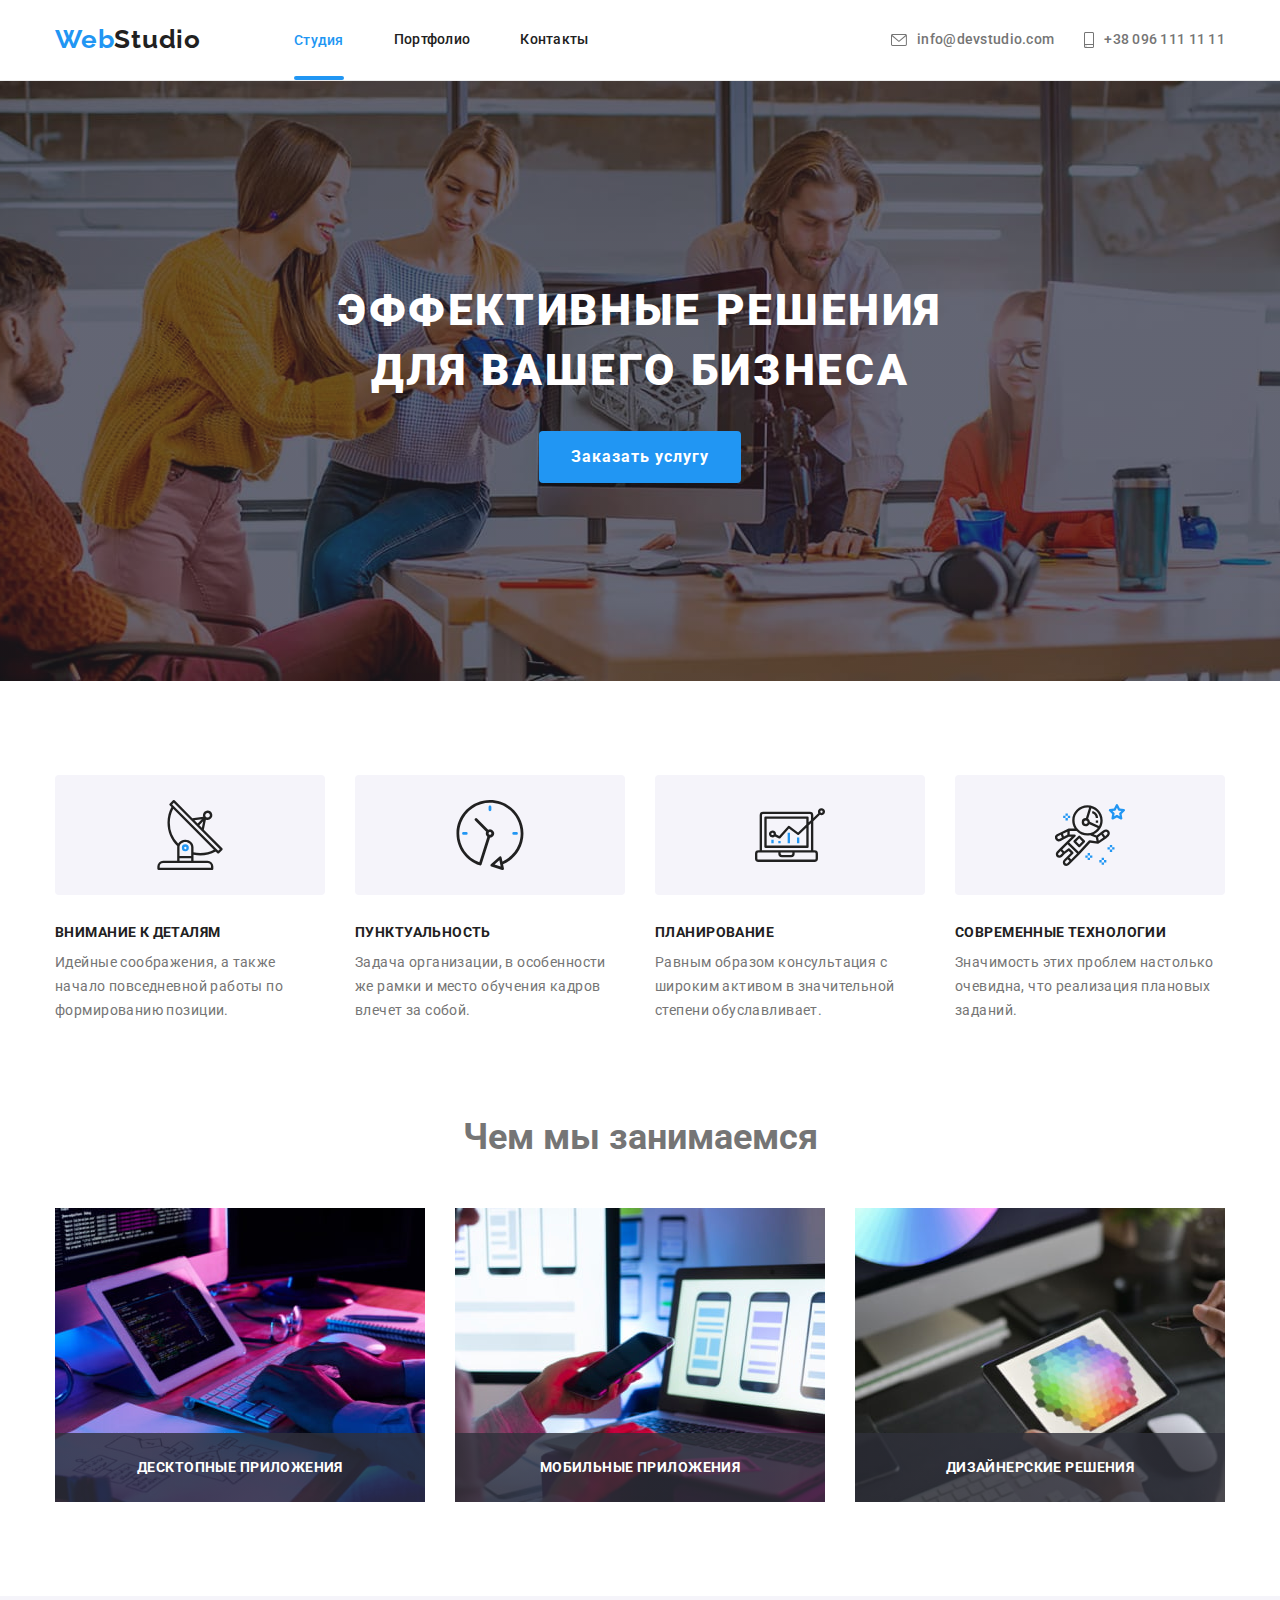
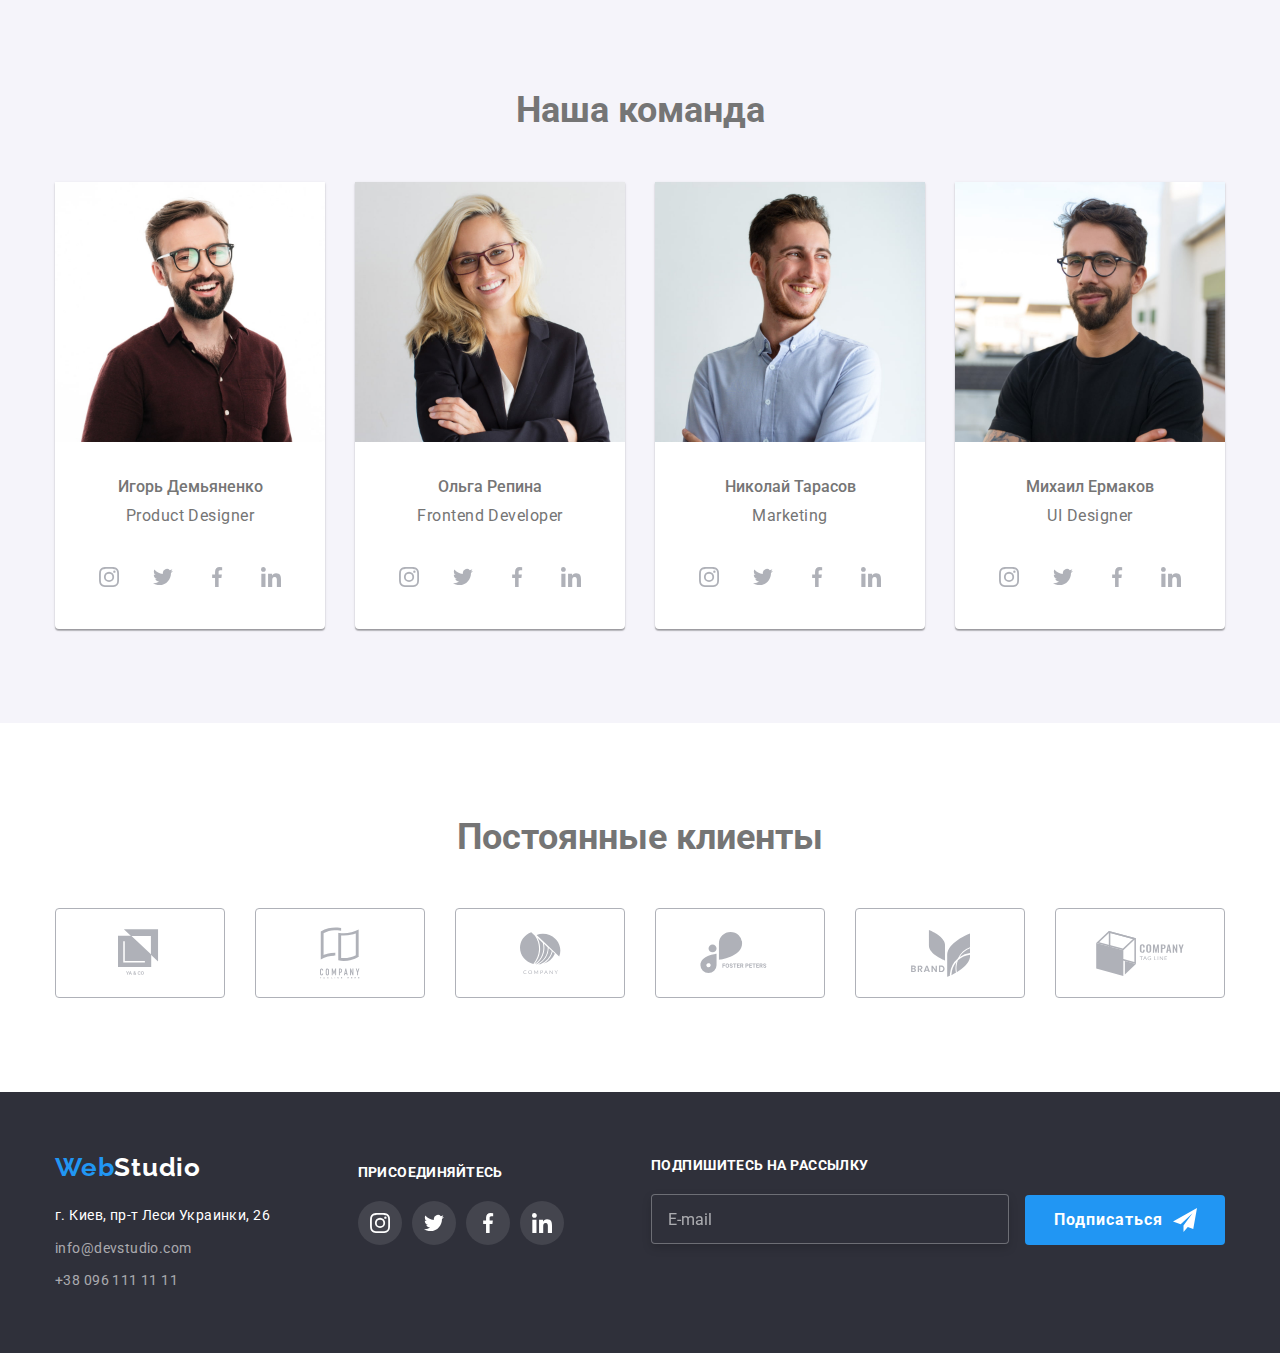
<file: index.html>
<!DOCTYPE html>
<html lang="ru">
<head>
    <meta charset="UTF-8">
    <meta name="viewport" content="width=device-width, initial-scale=1.0">
    <title>Главная</title>
    <link rel="preconnect" href="https://fonts.gstatic.com">
    <link href="https://fonts.googleapis.com/css2?family=Raleway:wght@700&family=Roboto:wght@400;500;700;900&display=swap"
        rel="stylesheet">
    <!-- <link rel="preconnect" href="https://fonts.gstatic.com">
    <link href="https://fonts.googleapis.com/css2?family=Raleway:wght@700&family=Roboto:ital,wght@0,400;0,500;0,700;1,900&display=swap" rel="stylesheet">
    <link rel="stylesheet" href="./css/modern-normalize.css"> -->
    <link rel="stylesheet" href="./css/main.min.css">
</head>
<body>
<header class="main-head">
    <div class="container container--main-head">
        <nav class="main-head__nav">
            <a class="logo" href="./index.html" lang="en"> <span class="logo__accent">Web</span>Studio</a>
            <ul class="site-menu">
                <li class="site-menu__item"><a class="site-menu__link--active " href="./index.html">Студия</a></li>
                <li class="site-menu__item"><a class="site-menu__link" href="./portfolio.html">Портфолио</a></li>
                <li class="site-menu__item"><a class="site-menu__link" href="">Контакты</a></li>
            </ul>
        </nav>
    
        <ul class="head-contacts">
            <li class="head-contacts__item"><a class="head-contacts__link" href="mailto:info@devstudio.com">
                    <svg class="head-contacts__svg" width="16px" height="12px">
                        <use href="./images/symbol-defs.svg#envelope"></use>
                    </svg>
                    info@devstudio.com</a></li>
            <li class="head-contacts__item"><a class="head-contacts__link" href="tel:+380961111111">
                    <svg class="head-contacts__svg" width="10px" height="16px">
                        <use href="./images/symbol-defs.svg#smartphone"></use>
                    </svg>
                    +38 096 111 11 11</a></li>
        </ul>
    </div>
</header>
    <main>
        <!-- Секция герой -->
        <section class="hero">
           <div class="container">
                <h1 class="hero__head">Эффективные решения <br>
                    для вашего бизнеса</h1>
                <button  class="hero__button" type="button" data-modal-open>Заказать услугу</button>
           </div>
        </section>
        <!-- Секция  наши особенности -->
        <section class="features">
           <div class="container">
                <h2 class="visually-hidden">Особенности</h2>
                <ul class="features__set">
                    <li class="features__item">
                        <div class="feature__svg">
                            <svg width="70px" height="70px">
                                <use href="./images/symbol-defs.svg#antenna"></use>
                            </svg>
                        </div>
                        <h3 class="item-head item-head--feature">Внимание к деталям</h3>
                        <p class="feature__text">Идейные соображения, а также начало повседневной работы по формированию позиции.
                        </p>
                    </li>
                    <li class="features__item">
                        <div class="feature__svg">
                            <svg width="70px" height="70px">
                                <use href="./images/symbol-defs.svg#clock"></use>
                            </svg>
                        </div>
                        <h3 class="item-head item-head--feature">Пунктуальность</h3>
                        <p class="feature__text">Задача организации, в особенности же рамки и место обучения кадров влечет за собой.
                        </p>
                    </li>
                    <li class="features__item">
                        <div class="feature__svg">
                            <svg width="70px" height="70px">
                                <use href="./images/symbol-defs.svg#diagram"></use>
                            </svg>
                        </div>
                        <h3 class="item-head item-head--feature">Планирование</h3>
                        <p class="feature__text">Равным образом консультация с широким активом в значительной степени обуславливает.
                        </p>
                    </li>
                    <li class="features__item">
                        <div class="feature__svg">
                            <svg width="70px" height="70px">
                                <use href="./images/symbol-defs.svg#astronaut"></use>
                            </svg>
                        </div>
                        <h3 class="item-head item-head--feature">Современные технологии</h3>
                        <p class="feature__text">Значимость этих проблем настолько очевидна, что реализация плановых заданий.</p>
                    </li>
                </ul>
           </div>
        </section>
        <!-- Секция Чем мы занимаемся -->
        <section>
            <div class="container container--directions">
                <h2 class="item-head item-head--directions">Чем мы занимаемся</h2>
                <ul class="directions">
                    <li class="directions__item">
                        <img class="directions__img" src="./images/layout.jpg" alt="Верстка сайтов" width="370">
                        <p class="directions__text">Десктопные приложения</p>
                    </li>
                    <li class="directions__item">
                        <img class="directions__img" src="./images/mobile.jpg" alt="Разработка мобильных приложений" width="370">
                        <p class="directions__text">Мобильные приложения</p>
                    </li>
                    <li class="directions__item">
                        <img class="directions__img" src="./images/design.jpg" alt="Дизайн" width="370">
                        <p class="directions__text">Дизайнерские решения</p>
                    </li>
                </ul>
            </div>
        </section>
        <!-- Секция Наша команда -->
        <section class="container--team">
           <div class="container">
                <h2 class="item-head item-head--team">Наша команда</h2>
                <ul class="team">
                    <li class="team__item">
                        <img src="./images/igor.jpg" alt="Игорь Демьяненко" width="270">
                        <h3 class="item-head item-head--name">Игорь Демьяненко</h3>
                        <p class="team__position" lang="en">Product Designer</p>
                        <ul class="social">
                            <li class="social__item">
                                <a href="" class="social__link">
                                    <svg class="social__svg" width="20px" height="20px">
                                        <use href="./images/symbol-defs.svg#instagram"></use>
                                    </svg>
                                </a>
                            </li>
                            <li class="social__item">
                                <a href="" class="social__link">
                                    <svg class="social__svg" width="20px" height="20px">
                                        <use href="./images/symbol-defs.svg#twitter"></use>
                                    </svg>
                                </a>
                            </li>
                            <li class="social__item">
                                <a href="" class="social__link">
                                    <svg class="social__svg" width="20px" height="20px">
                                        <use href="./images/symbol-defs.svg#facebook"></use>
                                    </svg>
                                </a>
                            </li>
                            <li class="social__item">
                                <a href="" class="social__link">
                                    <svg class="social__svg" width="20px" height="20px">
                                        <use href="./images/symbol-defs.svg#linkedin"></use>
                                    </svg>
                                </a>
                            </li>
                        </ul>
                    </li>
                    <li class="team__item">
                        <img src="./images/olga.jpg" alt="Ольга Репина" width="270">
                        <h3 class="item-head item-head--name">Ольга Репина</h3>
                        <p class="team__position" lang="en">Frontend Developer</p>
                        <ul class="social">
                            <li class="social__item">
                                <a href="" class="social__link">
                                    <svg class="social__svg" width="20px" height="20px">
                                        <use href="./images/symbol-defs.svg#instagram"></use>
                                    </svg>
                                </a>
                            </li>
                            <li class="social__item">
                                <a href="" class="social__link">
                                    <svg class="social__svg" width="20px" height="20px">
                                        <use href="./images/symbol-defs.svg#twitter"></use>
                                    </svg>
                                </a>
                            </li>
                            <li class="social__item">
                                <a href="" class="social__link">
                                    <svg class="social__svg" width="20px" height="20px">
                                        <use href="./images/symbol-defs.svg#facebook"></use>
                                    </svg>
                                </a>
                            </li>
                            <li class="social__item">
                                <a href="" class="social__link">
                                    <svg class="social__svg" width="20px" height="20px">
                                        <use href="./images/symbol-defs.svg#linkedin"></use>
                                    </svg>
                                </a>
                            </li>
                        </ul>
                    </li>
                    <li class="team__item">
                        <img src="./images/nikolay.jpg" alt="Николай Тарасов" width="270">
                        <h3 class="item-head item-head--name">Николай Тарасов</h3>
                        <p class="team__position" lang="en">Marketing</p>
                        <ul class="social">
                            <li class="social__item">
                                <a href="" class="social__link">
                                    <svg class="social__svg" width="20px" height="20px">
                                        <use href="./images/symbol-defs.svg#instagram"></use>
                                    </svg>
                                </a>
                            </li>
                            <li class="social__item">
                                <a href="" class="social__link">
                                    <svg class="social__svg" width="20px" height="20px">
                                        <use href="./images/symbol-defs.svg#twitter"></use>
                                    </svg>
                                </a>
                            </li>
                            <li class="social__item">
                                <a href="" class="social__link">
                                    <svg class="social__svg" width="20px" height="20px">
                                        <use href="./images/symbol-defs.svg#facebook"></use>
                                    </svg>
                                </a>
                            </li>
                            <li class="social__item">
                                <a href="" class="social__link">
                                    <svg class="social__svg" width="20px" height="20px">
                                        <use href="./images/symbol-defs.svg#linkedin"></use>
                                    </svg>
                                </a>
                            </li>
                        </ul>
                    </li>
                    <li class="team__item">
                        <img src="./images/michael.jpg" alt="Михаил Ермаков" width="270">
                        <h3 class="item-head item-head--name">Михаил Ермаков</h3>
                        <p class="team__position" lang="en">UI Designer</p>
                        <ul class="social">
                            <li class="social__item">
                                <a href="" class="social__link">
                                    <svg class="social__svg" width="20px" height="20px">
                                        <use href="./images/symbol-defs.svg#instagram"></use>
                                    </svg>
                                </a>
                            </li>
                            <li class="social__item">
                                <a href="" class="social__link">
                                    <svg class="social__svg" width="20px" height="20px">
                                        <use href="./images/symbol-defs.svg#twitter"></use>
                                    </svg>
                                </a>
                            </li>
                            <li class="social__item">
                                <a href="" class="social__link">
                                    <svg class="social__svg" width="20px" height="20px">
                                        <use href="./images/symbol-defs.svg#facebook"></use>
                                    </svg>
                                </a>
                            </li>
                            <li class="social__item">
                                <a href="" class="social__link">
                                    <svg class="social__svg" width="20px" height="20px">
                                        <use href="./images/symbol-defs.svg#linkedin"></use>
                                    </svg>
                                </a>
                            </li>
                        </ul>
                    </li>
                </ul>
           </div>
        </section>
        <!-- Секция Постоянные клиенты -->
        <section>
           <div class="container container--clients">
                <h2 class="item-head item-head--clients">Постоянные клиенты</h2>
                <ul class="clients">
                    <li class="clients__item">
                        <a href="" class="clients__link">
                            <svg class="clients__svg " width="44.27px" height="49.23px">
                                <use href="./images/symbol-defs.svg#logoone"></use>
                            </svg>
                        </a>
                    </li>
                    <li class="clients__item">
                       <a href="" class="clients__link">
                            <svg class="clients__svg " width="40px" height="52px">
                                <use href="./images/symbol-defs.svg#logotwo"></use>
                            </svg>
                       </a>
                    </li>
                    <li class="clients__item">
                       <a href="" class="clients__link">
                            <svg class="clients__svg" width="41px" height="42.6px">
                                <use href="./images/symbol-defs.svg#logothree"></use>
                            </svg>
                       </a>
                    </li>
                    <li class="clients__item">
                       <a href="" class="clients__link">
                            <svg class="clients__svg" width="79.66px" height="42.02px">
                                <use href="./images/symbol-defs.svg#logofour"></use>
                            </svg>
                       </a>
                    </li>
                    <li class="clients__item">
                       <a href="" class="clients__link">
                            <svg class="clients__svg" width="59px" height="47px">
                                <use href="./images/symbol-defs.svg#logofive"></use>
                            </svg>
                       </a>
                    </li>
                    <li class="clients__item">
                        <a href="" class="clients__link">
                            <svg class="clients__svg" width="88.48px" height="45.44px">
                                <use href="./images/symbol-defs.svg#logosix"></use>
                            </svg>
                        </a>
                    </li>
                </ul>
           </div>


        </section>
    </main>

    <footer class="footer">
        <div class="container container--footer">
            <div>
                <a class="logo logo--footer" href="./index.html" lang="en"><span class="logo__accent">Web</span>Studio</a>
                <address class="adress">
                    <p class="adress__map">
                        г. Киев, пр-т Леси Украинки, 26
                    </p>
                    <ul class="adress__list">
                        <li class="adress__item"><a class="adress__link" href="mailto:info@devstudio.com"
                                target="_blank">info@devstudio.com</a></li>
                        <li class="adress__item"><a class="adress__link" href="tel:+380961111111" target="_blank">+38 096 111 11 11</a>
                        </li>
                    </ul>
                </address>
            </div>
            <div>
                <h2 class="footer__head">присоединяйтесь</h2>
                <ul class="footer__social">
                    <li class="footer__item">
                        <a href="" class="footer__link">
                            <svg class="footer__svg" width="20px" height="20px">
                                <use href="./images/symbol-defs.svg#instagram"></use>
                            </svg>
                        </a>
                    </li>
                    <li class="footer__item">
                        <a href="" class="footer__link">
                            <svg class="footer__svg" width="20px" height="20px">
                                <use href="./images/symbol-defs.svg#twitter"></use>
                            </svg>
                        </a>
                    </li>
                    <li class="footer__item">
                        <a href="" class="footer__link">
                            <svg class="footer__svg" width="20px" height="20px">
                                <use href="./images/symbol-defs.svg#facebook"></use>
                            </svg>
                        </a>
                    </li>
                    <li class="footer__item">
                        <a href="" class="footer__link">
                            <svg class="footer__svg" width="20px" height="20px">
                                <use href="./images/symbol-defs.svg#linkedin"></use>
                            </svg>
                        </a>
                    </li>
                </ul>
            </div>
            <div class="form">
                <form name="footer_form" autocomplete="on" novalidate>
                    <label class="form__label" for="email-footer">
                        Подпишитесь на рассылку   
                    </label>
                    <input class="form__input" type="email" name="email-footer" placeholder="E-mail" />
                
                    <button class="form__button" type="submit" ><span class="button-name">Подписаться</span>
                        <svg class="form__svg" width="24px" height="24px">
                            <use href="./images/symbol-defs.svg#send"></use>
                        </svg>
                    </button>
                </form>
            </div>
        </div>
    </footer>  
    
    <div class="backdrop backdrop--hidden " data-modal>
        <div class="modal">
            <button class="modal__close" type="button" data-modal-close>
                <svg class="modal__svg" width="11px" height="11px">
                    <use href="./images/symbol-defs.svg#vector"></use>
                </svg>
            </button>

            <h2 class="modal__head">Оставьте свои данные, мы вам перезвоним</h2>
            <form>
                
                <div class="modal-form">
                    <input class="modal-form__input" type="text" name="name" id="name">
                    <label class="modal-form__label" for="name"> Имя </label>
                    <svg class="modal-form__svg" width="18px" height="18px">
                        <use href="./images/symbol-defs.svg#person"></use>
                    </svg>
                </div>

                
               <div class="modal-form">
                    <input class="modal-form__input" type="tel" name="phone" id="phone">
                    <label class="modal-form__label" for="phone">Телефон</label>
                    <svg class="modal-form__svg" width="18px" height="18px">
                        <use href="./images/symbol-defs.svg#phone"></use>
                    </svg>
               </div>

                
                <div class="modal-form">
                    <input class="modal-form__input" type="email" name="email" id="mail">
                    <label class="modal-form__label" for="mail">Почта</label>
                    <svg class="modal-form__svg" width="18px" height="18px">
                        <use href="./images/symbol-defs.svg#email"></use>
                    </svg>
                </div>

                
                <div class="modal-form">
                    <textarea class="modal-form__textarea" name="comment" rows="5" placeholder="Введите текст" id="comment"></textarea>
                    <label class="modal-form__label" for="comment">Комментарий</label>
                </div>

                <div class="checkbox">
                    <label class="checkbox__label">
                        <input class="visually-hidden--input" type="checkbox" name="agreement" value="agreement" />
                        <div class="checkbox__check"></div>
                        Соглашаюсь с рассылкой и принимаю <a class="checkbox__agreement" href="#">Условия договора</a>
                    </label>
                </div>
                <button class="modal-form__submit " type="submit">Отправить</button>
            </form>
        </div>
    </div>
    <script src="./js/modal.js"></script>
</body>
</html>
</file>
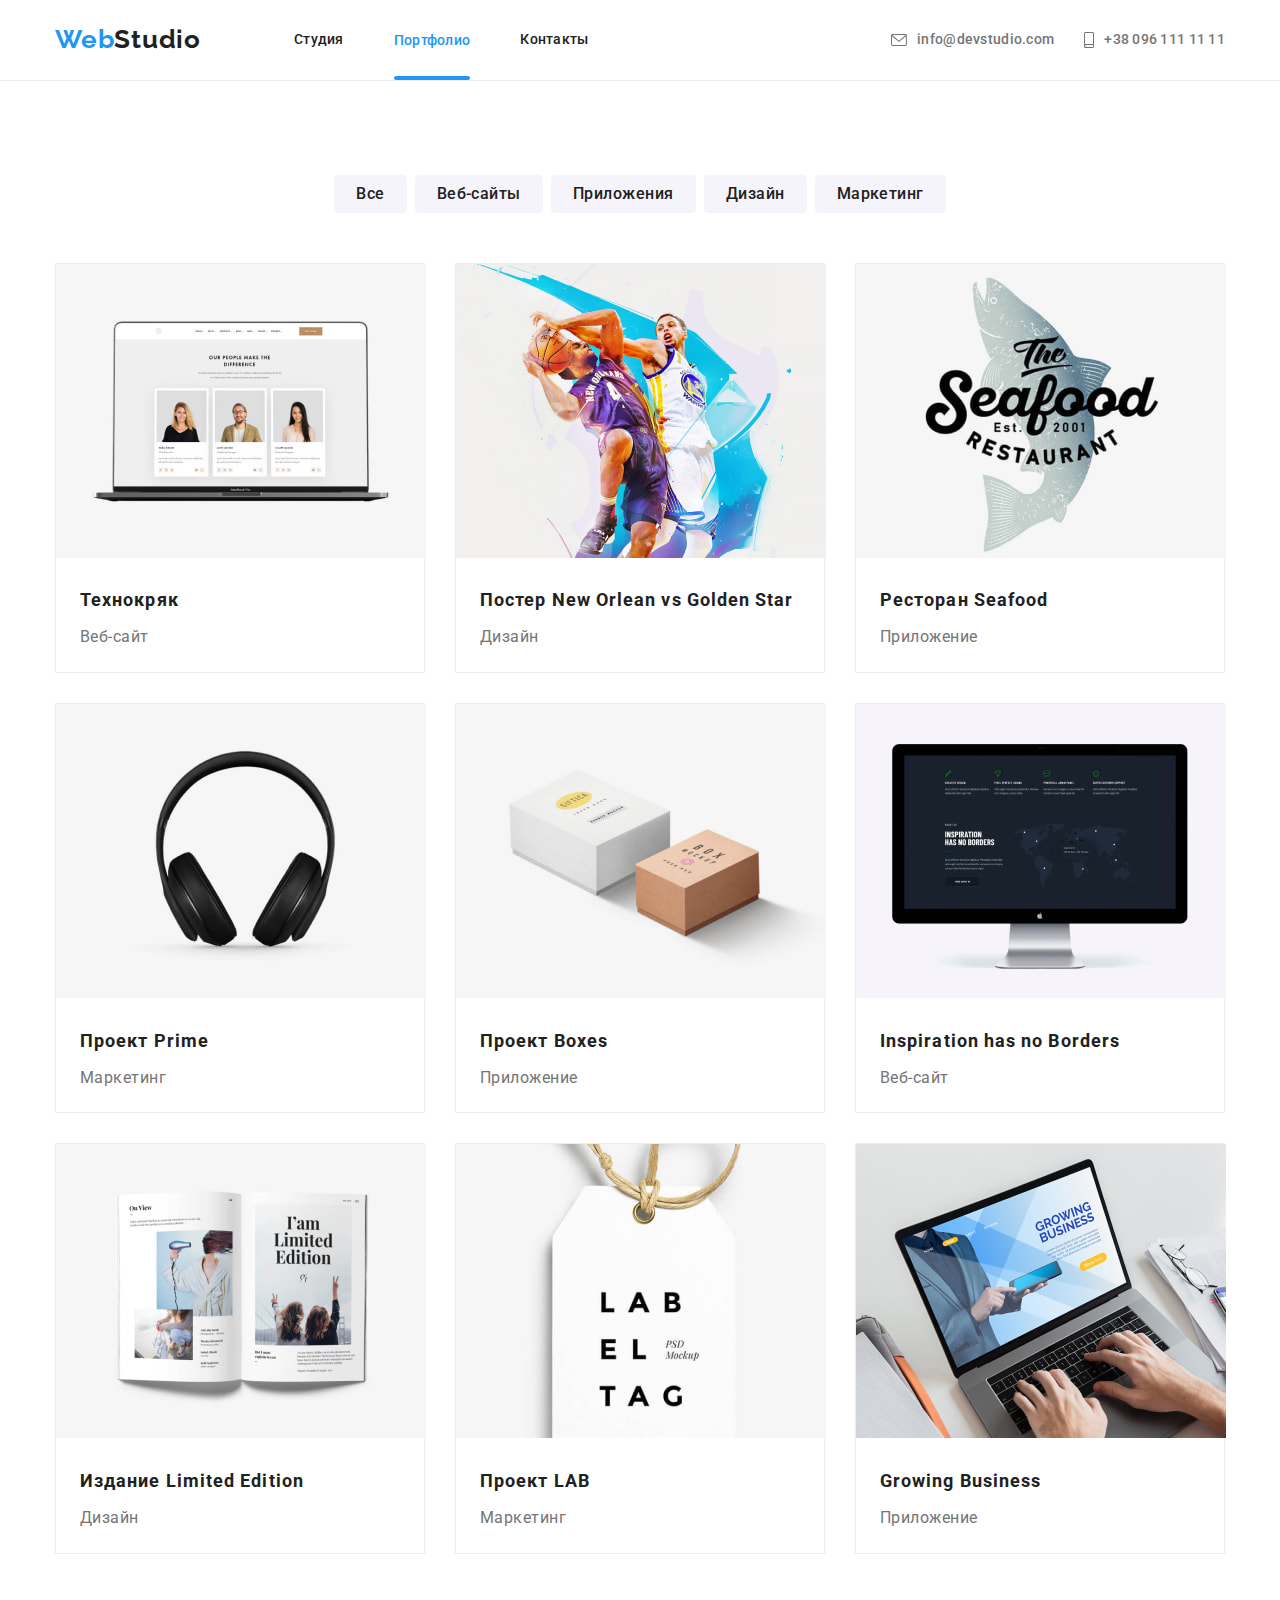
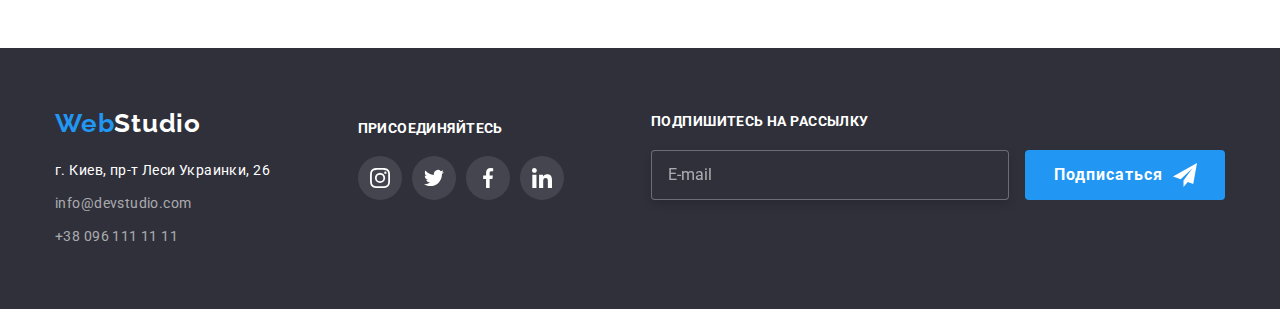
<file: portfolio.html>
<!DOCTYPE html>
<html lang="ru">
<head>
    <meta charset="UTF-8">
    <meta name="viewport" content="width=device-width, initial-scale=1.0">
    <title>Портфолио</title>
    <link rel="preconnect" href="https://fonts.gstatic.com">
    <link
        href="https://fonts.googleapis.com/css2?family=Raleway:wght@700&family=Roboto:ital,wght@0,400;0,500;0,700;1,900&display=swap"
        rel="stylesheet">
    <!-- <link rel="stylesheet" href="./css/modern-normalize.css"> -->
    <link rel="stylesheet" href="./css/main.min.css">
</head>
<body>
    <header class="main-head">
        <div class="container container--main-head">
            <nav class="main-head__nav">
                <a class="logo" href="./index.html" lang="en"> <span class="logo__accent">Web</span>Studio</a>
                <ul class="site-menu">
                    <li class="site-menu__item"><a class="site-menu__link " href="./index.html">Студия</a></li>
                    <li class="site-menu__item"><a class="site-menu__link--active" href="./portfolio.html">Портфолио</a></li>
                    <li class="site-menu__item"><a class="site-menu__link" href="">Контакты</a></li>
                </ul>
            </nav>
    
            <ul class="head-contacts">
                <li class="head-contacts__item"><a class="head-contacts__link" href="mailto:info@devstudio.com">
                        <svg class="head-contacts__svg" width="16px" height="12px">
                            <use href="./images/symbol-defs.svg#envelope"></use>
                        </svg>
                        info@devstudio.com</a></li>
                <li class="head-contacts__item"><a class="head-contacts__link" href="tel:+380961111111">
                        <svg class="head-contacts__svg" width="10px" height="16px">
                            <use href="./images/symbol-defs.svg#smartphone"></use>
                        </svg>
                        +38 096 111 11 11</a></li>
            </ul>
        </div>
    </header>

    <main>
        <!-- секция портфолио -->
        <section>
            <div class="container container--portfolio">
                <h1 class="visually-hidden">Примеры работ</h1>
                <ul class="filter">
                    <li class="filter__item"><button class="filter__button" type="button">Все</button></li>
                    <li class="filter__item"><button class="filter__button" type="button">Веб-сайты</button></li>
                    <li class="filter__item"><button class="filter__button" type="button">Приложения</button></li>
                    <li class="filter__item"><button class="filter__button" type="button">Дизайн</button></li>
                    <li class="filter__item"><button class="filter__button" type="button">Маркетинг</button></li>
            
                </ul>
                <ul class="example">
                    <li class="example__item">
                        <a href="" class="example__link">
                            <div class="example__box">
                                <img src="./images/technocryk.jpg" alt="Технокряк" width="370">
                                <div class="example__overlay">
                                    <p class="example__text">Технокряк это современная площадка распространения коронавируса. Компании используют эту платформу для цифрового
                                    шпионажа и атак на защищённые сервера конкурентов.</p>
                                </div>
                            </div>
                            <div class="example__name">
                                <h2 class="example__head">Технокряк</h2>
                                <p class="example__type">Веб-сайт</p>
                            </div>
                        </a>
                    </li>

                    <li class="example__item">
                        <a href="" class="example__link">
                            <div class="example__box">
                                <img src="./images/poster-no-vs-gs.jpg" alt="Постер New Orlean vs Golden Star" width="370">
                                <div class="example__overlay">
                                    <p class="example__text">Технокряк это современная площадка распространения коронавируса. Компании используют эту
                                        платформу для цифрового
                                        шпионажа и атак на защищённые сервера конкурентов.</p>
                                </div>
                            </div>
                            <div class="example__name">
                                <h2 class="example__head">Постер New Orlean vs Golden Star</h2>
                                <p class="example__type">Дизайн</p>
                            </div>
                        </a>
                    </li>

                    <li class="example__item">
                        <a href="" class="example__link">
                            <div class="example__box">
                                <img src="./images/seafood.jpg" alt="Ресторан Seafood" width="370">
                                <div class="example__overlay">
                                    <p class="example__text">Технокряк это современная площадка распространения коронавируса. Компании используют эту
                                        платформу для цифрового
                                        шпионажа и атак на защищённые сервера конкурентов.</p>
                                </div>
                            </div>
                            <div class="example__name">
                                <h2 class="example__head">Ресторан Seafood</h2>
                                <p class="example__type">Приложение</p>
                            </div>
                        </a>
                    </li>
                
                    <li class="example__item">
                        <a href="" class="example__link">
                            <div class="example__box">
                                <img src="./images/prime.jpg" alt="Проект Prime" width="370">
                                <div class="example__overlay">
                                    <p class="example__text">Технокряк это современная площадка распространения коронавируса. Компании используют эту
                                        платформу для цифрового
                                        шпионажа и атак на защищённые сервера конкурентов.</p>
                                </div>
                            </div>
                            <div class="example__name">
                                <h2 class="example__head">Проект Prime</h2>
                                <p class="example__type">Маркетинг</p>
                            </div>
                        </a>
                    </li>

                    <li class="example__item">
                        <a href="" class="example__link">
                            <div class="example__box">
                                <img src="./images/boxes.jpg" alt="Проект Boxes" width="370">
                                <div class="example__overlay">
                                    <p class="example__text">Технокряк это современная площадка распространения коронавируса. Компании используют эту
                                        платформу для цифрового
                                        шпионажа и атак на защищённые сервера конкурентов.</p>
                                </div>
                            </div>
                            <div class="example__name">
                                <h2 class="example__head">Проект Boxes</h2>
                                <p class="example__type">Приложение</p>
                            </div>
                        </a>
                    </li>

                    <li class="example__item">
                        <a href="" class="example__link">
                            <div class="example__box">
                                <img src="./images/inspiration-has-no-borders.jpg" alt="Inspiration has no Borders" width="370">
                                <div class="example__overlay">
                                    <p class="example__text">Технокряк это современная площадка распространения коронавируса. Компании используют эту
                                        платформу для цифрового
                                        шпионажа и атак на защищённые сервера конкурентов.</p>
                                </div>
                            </div>
                            <div class="example__name">
                                <h2 class="example__head">Inspiration has no Borders</h2>
                                <p class="example__type">Веб-сайт</p>
                            </div>
                        </a>
                    </li>
                
                    <li class="example__item">
                        <a href="" class="example__link">
                            <div class="example__box">
                                <img src="./images/limited-edition.jpg" alt="Издание Limited Edition" width="370">
                                <div class="example__overlay">
                                    <p class="example__text">Технокряк это современная площадка распространения коронавируса. Компании используют эту
                                        платформу для цифрового
                                        шпионажа и атак на защищённые сервера конкурентов.</p>
                                </div>
                            </div>
                            <div class="example__name">
                                <h2 class="example__head">Издание Limited Edition</h2>
                                <p class="example__type">Дизайн</p>
                            </div>
                        </a>
                    </li>
                
                    <li class="example__item">
                        <a href="" class="example__link">
                            <div class="example__box">
                                <img src="./images/lab.jpg" alt="Проект LAB" width="370">
                                <div class="example__overlay">
                                    <p class="example__text">Технокряк это современная площадка распространения коронавируса. Компании используют эту
                                        платформу для цифрового
                                        шпионажа и атак на защищённые сервера конкурентов.</p>
                                </div>
                            </div>
                            <div class="example__name">
                                <h2 class="example__head">Проект LAB</h2>
                                <p class="example__type">Маркетинг</p>
                            </div>
                        </a>
                    </li>
                
                    <li class="example__item">
                        <a href="" class="example__link">
                            <div class="example__box">
                                <img src="./images/growing-business.jpg" alt="Growing Business" width="370">
                                <div class="example__overlay">
                                    <p class="example__text">Технокряк это современная площадка распространения коронавируса. Компании используют эту
                                        платформу для цифрового
                                        шпионажа и атак на защищённые сервера конкурентов.</p>
                                </div>
                            </div>
                            <div class="example__name">
                                <h2 class="example__head">Growing Business</h2>
                                <p class="example__type">Приложение</p>
                            </div>
                        </a>
                    </li>
                </ul>
            </div>
        </section>
    </main>

<footer class="footer">
    <div class="container container--footer">
        <div>
            <a class="logo logo--footer" href="./index.html" lang="en"><span class="logo__accent">Web</span>Studio</a>
            <address class="adress">
                <p class="adress__map">
                    г. Киев, пр-т Леси Украинки, 26
                </p>
                <ul class="adress__list">
                    <li class="adress__item"><a class="adress__link" href="mailto:info@devstudio.com"
                            target="_blank">info@devstudio.com</a></li>
                    <li class="adress__item"><a class="adress__link" href="tel:+380961111111" target="_blank">+38 096
                            111 11 11</a>
                    </li>
                </ul>
            </address>
        </div>
        <div>
            <h2 class="footer__head">присоединяйтесь</h2>
            <ul class="footer__social">
                <li class="footer__item">
                    <a href="" class="footer__link">
                        <svg class="footer__svg" width="20px" height="20px">
                            <use href="./images/symbol-defs.svg#instagram"></use>
                        </svg>
                    </a>
                </li>
                <li class="footer__item">
                    <a href="" class="footer__link">
                        <svg class="footer__svg" width="20px" height="20px">
                            <use href="./images/symbol-defs.svg#twitter"></use>
                        </svg>
                    </a>
                </li>
                <li class="footer__item">
                    <a href="" class="footer__link">
                        <svg class="footer__svg" width="20px" height="20px">
                            <use href="./images/symbol-defs.svg#facebook"></use>
                        </svg>
                    </a>
                </li>
                <li class="footer__item">
                    <a href="" class="footer__link">
                        <svg class="footer__svg" width="20px" height="20px">
                            <use href="./images/symbol-defs.svg#linkedin"></use>
                        </svg>
                    </a>
                </li>
            </ul>
        </div>
        <div class="form">
            <form name="footer_form" autocomplete="on" novalidate>
                <label class="form__label" for="email-footer">
                    Подпишитесь на рассылку
                </label>
                <input class="form__input" type="email" name="email-footer" placeholder="E-mail" />

                <button class="form__button" type="submit"><span class="button-name">Подписаться</span>
                    <svg class="form__svg" width="24px" height="24px">
                        <use href="./images/symbol-defs.svg#send"></use>
                    </svg>
                </button>
            </form>
        </div>
    </div>
</footer>

</body>
</html>
</file>
<file: css/main.min.css>
/*! modern-normalize v1.0.0 | MIT License | https://github.com/sindresorhus/modern-normalize */ul{list-style:none}a{text-decoration:none}code,kbd,samp,pre{font-family:'Open Sans', sans-serif;font-size:1em}*,*::before,*::after{-webkit-box-sizing:border-box;box-sizing:border-box}:root{-moz-tab-size:4;-o-tab-size:4;tab-size:4}html{line-height:1.15;-webkit-text-size-adjust:100%}body{margin:0;padding:0}body{font-family:system-ui,-apple-system,"Segoe UI",Roboto,Helvetica,Arial,sans-serif,"Apple Color Emoji","Segoe UI Emoji"}hr{height:0;color:inherit}abbr[title]{-webkit-text-decoration:underline dotted;text-decoration:underline dotted}b,strong{font-weight:bolder}small{font-size:80%}sub,sup{font-size:75%;line-height:0;position:relative;vertical-align:baseline}sub{bottom:-0.25em}sup{top:-0.5em}table{text-indent:0;border-color:inherit}button,input,optgroup,select,textarea{font-family:inherit;font-size:100%;line-height:1.15;margin:0}address{font-style:normal}button,select{text-transform:none}button,[type='button'],[type='reset'],[type='submit']{-webkit-appearance:button}::-moz-focus-inner{border-style:none;padding:0}:-moz-focusring{outline:1px dotted ButtonText}:-moz-ui-invalid{box-shadow:none}legend{padding:0}progress{vertical-align:baseline}::-webkit-inner-spin-button,::-webkit-outer-spin-button{height:auto}[type='search']{-webkit-appearance:textfield;outline-offset:-2px}::-webkit-search-decoration{-webkit-appearance:none}::-webkit-file-upload-button{-webkit-appearance:button;font:inherit}summary{display:list-item}:root{--main-color: #757575;--accent-color: #2196f3;--header-color: #212121;--main-header: #ffffff;--adress-color: rgba(255, 255, 255, 0.6);--our-team-background: #f5f4fa;--hero-background: #2f303a;--border-color: #eeeeee;--line: #ececec;--svg-main-color: #afb1b8;--social: rgba(255, 255, 255, 0.1);--bg-directions: rgba(47, 48, 58, 0.8);--modal-bgc: rgba(0, 0, 0, 0.2);--overlay-bgc: rgba(33, 150, 243, 0.9);--timing-funtion: cubic-bezier(0.4, 0, 0.2, 1)}body{font-family:Roboto, sans-serif;color:var(--main-color)}.visually-hidden,.visually-hidden--input{position:absolute;width:1px;height:1px;margin:-1px;border:0;padding:0;white-space:nowrap;-webkit-clip-path:inset(100%);clip-path:inset(100%);clip:rect(0 0 0 0);overflow:hidden}.visually-hidden--input:checked+.checkbox__check{background-image:url(../images/check.svg)}h1{margin:0px}.container{margin-left:auto;margin-right:auto;width:1200px;padding-left:15px;padding-right:15px}.container--main-head{display:-webkit-box;display:-ms-flexbox;display:flex;-webkit-box-align:center;-ms-flex-align:center;align-items:center;-webkit-box-pack:justify;-ms-flex-pack:justify;justify-content:space-between}.container--directions{padding-top:94px;padding-bottom:94px}.container--team{background-color:var(--our-team-background);padding-top:94px;padding-bottom:94px}.container--clients{padding-top:94px;padding-bottom:94px}.container--portfolio{padding-top:94px;padding-bottom:94px}.container--footer{display:-webkit-box;display:-ms-flexbox;display:flex;-webkit-box-pack:justify;-ms-flex-pack:justify;justify-content:space-between}.logo{margin-right:93px;font-family:Raleway, sans-serif;font-weight:700;font-size:26px;line-height:1.2;letter-spacing:0.03em;color:var(--header-color)}.logo__accent{color:var(--accent-color)}.logo--footer{display:inline-block;color:var(--main-header);margin-right:0;margin-bottom:20px}.main-head{background-color:var(--main-header);border-bottom:1px solid var(--line)}.site-menu{display:-webkit-box;display:-ms-flexbox;display:flex;-webkit-box-align:center;-ms-flex-align:center;align-items:center;font-weight:500;font-size:14px;line-height:1.14;letter-spacing:0.02em;margin:0px;padding:0px}.site-menu__link{display:block;margin-top:32px;margin-bottom:32px;color:var(--header-color);-webkit-transition:color 250ms var(--timing-funtion);transition:color 250ms var(--timing-funtion)}.site-menu__link:hover,.site-menu__link:focus{color:var(--accent-color);outline:none}.site-menu__link--active{color:var(--accent-color);margin-top:32px;display:block}.site-menu__link--active::after{content:'';display:block;height:4px;background-color:var(--accent-color);margin-top:28px;margin-bottom:-1px;border-radius:2px}.head-contacts{display:-webkit-box;display:-ms-flexbox;display:flex;-webkit-box-align:center;-ms-flex-align:center;align-items:center;font-weight:500;font-size:14px;line-height:1.14;letter-spacing:0.02em;margin:0px;padding:0px}.head-contacts__link{color:var(--main-color);display:-webkit-box;display:-ms-flexbox;display:flex;-webkit-box-align:center;-ms-flex-align:center;align-items:center;-webkit-transition:color 250ms var(--timing-funtion);transition:color 250ms var(--timing-funtion)}.head-contacts__link:hover,.head-contacts__link:focus{color:var(--accent-color);outline:none}.main-head__nav{display:-webkit-box;display:-ms-flexbox;display:flex;-webkit-box-align:center;-ms-flex-align:center;align-items:center}.head-contacts__item:not(:last-child){margin-right:30px}.site-menu__item:not(:last-child){margin-right:50px}.head-contacts__svg{fill:currentColor;margin-right:10px}.backdrop{position:fixed;top:0;left:0;width:100%;height:100%;background-color:var(--modal-bgc);-webkit-transition:250ms var(--timing-funtion);transition:250ms var(--timing-funtion)}.backdrop--hidden{opacity:0;pointer-events:none}.modal{position:absolute;top:50%;left:50%;padding:40px;-webkit-transform:translate(-50%, -50%);transform:translate(-50%, -50%);min-width:528px;min-height:581px;background-color:var(--main-header);overflow:auto;z-index:50}.modal__close{position:absolute;top:8px;right:8px;height:30px;width:30px;display:-webkit-box;display:-ms-flexbox;display:flex;-webkit-box-align:center;-ms-flex-align:center;align-items:center;-webkit-box-pack:center;-ms-flex-pack:center;justify-content:center;background-color:#fff;border:1px solid rgba(0,0,0,0.1);border-radius:50%;cursor:pointer;-webkit-transition:color 250ms var(--timing-funtion);transition:color 250ms var(--timing-funtion)}.modal__close:hover,.modal__close:focus{color:var(--accent-color);outline:none}.modal__head{margin-top:0;margin-bottom:30px;font-weight:700;font-size:20px;line-height:1.15;text-align:center;letter-spacing:0.03em;color:var(--header-color)}.modal-form{position:relative;margin-bottom:28px}.modal-form__input{width:100%;padding:10px 42px;border:1px solid rgba(33,33,33,0.2);-webkit-box-sizing:border-box;box-sizing:border-box;border-radius:4px;-webkit-transition:border-color 250ms var(--timing-funtion);transition:border-color 250ms var(--timing-funtion)}.modal-form__input:focus{border-color:#2196f3;outline:none}.modal-form__input:focus ~ .modal-form__svg{fill:var(--accent-color)}.modal-form__svg{position:absolute;top:50%;left:12px;-webkit-transform:translateY(-50%);transform:translateY(-50%)}textarea{resize:none}.modal-form__textarea{width:100%;padding:12px 16px;margin-bottom:-8px;border:1px solid rgba(33,33,33,0.2);-webkit-box-sizing:border-box;box-sizing:border-box;border-radius:4px;-webkit-transition:border-color 250ms var(--timing-funtion);transition:border-color 250ms var(--timing-funtion)}.modal-form__textarea:focus{border-color:#2196f3;outline:none}.modal-form__textarea::-webkit-input-placeholder{color:rgba(117,117,117,0.5)}.modal-form__textarea:-ms-input-placeholder{color:rgba(117,117,117,0.5)}.modal-form__textarea::-ms-input-placeholder{color:rgba(117,117,117,0.5)}.modal-form__textarea::placeholder{color:rgba(117,117,117,0.5)}.modal-form__label{position:absolute;top:-4px;left:0;margin-right:0;font-weight:400;font-size:12px;line-height:1.17;letter-spacing:0.01em;color:var(--main-color);-webkit-transform:translateY(-100%);transform:translateY(-100%)}.checkbox{margin-bottom:30px;text-align:center;-webkit-box-align:center;-ms-flex-align:center;align-items:center}.checkbox__check{display:inline-block;width:16px;height:15px;margin-right:8.38px;background-image:url(../images/vect.svg)}.checkbox__label{font-weight:400;font-size:14px;line-height:1.71;letter-spacing:0.03em;color:var(--main-color)}.checkbox__agreement{color:var(--accent-color);text-decoration:underline}.modal-form__submit{margin-left:auto;margin-right:auto;display:-webkit-box;display:-ms-flexbox;display:flex;-webkit-box-align:center;-ms-flex-align:center;align-items:center;text-align:center;background-color:var(--accent-color);border:1px solid var(--accent-color);border-radius:4px;-webkit-box-shadow:0px 4px 4px rgba(0,0,0,0.15);box-shadow:0px 4px 4px rgba(0,0,0,0.15);padding:10px 55px;font-size:16px;line-height:1.86;font-weight:700px;letter-spacing:0.06em;color:var(--main-header);cursor:pointer;-webkit-transition:background-color 250ms var(--timing-funtion);transition:background-color 250ms var(--timing-funtion)}.modal-form__submit:hover,.modal-form__submit:focus{background-color:#188ce8}.modal__svg{fill:currentColor}.hero{background-color:var(--hero-background);text-align:center;min-height:600px;padding-top:200px;background-image:-webkit-gradient(linear, left top, right top, from(rgba(47,48,58,0.4)), to(rgba(47,48,58,0.4))),url(../images/Img.jpg);background-image:linear-gradient(to right, rgba(47,48,58,0.4), rgba(47,48,58,0.4)),url(../images/Img.jpg);background-repeat:no-repeat;background-size:cover;background-position:center;max-width:1600px;margin-left:auto;margin-right:auto}.hero__head{font-weight:900;font-size:44px;line-height:1.36;text-align:center;letter-spacing:0.06em;text-transform:uppercase;color:var(--main-header);margin-bottom:30px}.hero__button{margin:0;border:none;cursor:pointer;display:inline-block;padding:11px 32px;border-radius:4px;min-width:200px;background-color:var(--accent-color);font-weight:700;font-size:16px;line-height:1.87;text-align:center;letter-spacing:0.06em;color:var(--main-header)}.features{padding-top:94px}.features__set{display:-webkit-box;display:-ms-flexbox;display:flex;-ms-flex-wrap:wrap;flex-wrap:wrap;margin:0;padding:0}.features__item{width:calc((100% - 90px) / 4);margin-right:30px}.features__item:nth-child(4n){margin-right:0}.features__item .item-head{color:var(--header-color);font-weight:700;letter-spacing:0.03em}.features__item .item-head--feature{font-size:14px;line-height:1.14;text-transform:uppercase;margin:0;margin-bottom:10px}.feature__text{font-weight:400;font-size:14px;line-height:1.71;letter-spacing:0.03em;margin:0}.feature__svg{background-color:var(--our-team-background);display:-webkit-box;display:-ms-flexbox;display:flex;-webkit-box-align:center;-ms-flex-align:center;align-items:center;-webkit-box-pack:center;-ms-flex-pack:center;justify-content:center;padding:25px 100px;border-radius:4px;margin-bottom:30px}.directions{display:-webkit-box;display:-ms-flexbox;display:flex;-webkit-box-pack:justify;-ms-flex-pack:justify;justify-content:space-between;-ms-flex-wrap:wrap;flex-wrap:wrap;margin:0;padding:0}.directions__item{position:relative;display:-webkit-box;display:-ms-flexbox;display:flex;width:calc((1170px - 60px) / 3)}.directions__item:nth-last-child(3){margin-right:0}.directions__img{display:block}.directions__text{position:absolute;bottom:0;left:0;width:370px;display:-webkit-box;display:-ms-flexbox;display:flex;-webkit-box-align:center;-ms-flex-align:center;align-items:center;-webkit-box-pack:center;-ms-flex-pack:center;justify-content:center;margin:0;padding-top:27px;padding-bottom:27px;background-image:-webkit-gradient(linear, left top, right top, from(var(--bg-directions)), to(var(--bg-directions)));background-image:linear-gradient(to right, var(--bg-directions), var(--bg-directions));font-weight:700;font-size:14px;line-height:1.14;text-align:center;letter-spacing:0.03em;text-transform:uppercase;color:var(--main-header)}.item-head--directions{font-size:36px;line-height:1.16;text-align:center;margin:0;margin-bottom:50px}.item-head--team{font-size:36px;line-height:1.16;text-align:center;margin:0;margin-bottom:50px}.team{display:-webkit-box;display:-ms-flexbox;display:flex;-ms-flex-wrap:wrap;flex-wrap:wrap;margin:0;padding:0}.team__item{margin-right:30px;padding-bottom:30px;background-color:var(--main-header);-webkit-box-shadow:0px 1px 3px rgba(0,0,0,0.12),0px 1px 1px rgba(0,0,0,0.14),0px 2px 1px rgba(0,0,0,0.2);box-shadow:0px 1px 3px rgba(0,0,0,0.12),0px 1px 1px rgba(0,0,0,0.14),0px 2px 1px rgba(0,0,0,0.2);border-radius:0px 0px 4px 4px}.team__item:last-child{margin-right:0}.item-head--name{font-weight:500;font-size:16px;line-height:1.19;text-align:center;margin:0;margin-top:30px}.team__position{margin-top:10px;margin-bottom:30px;font-weight:400;font-size:16px;line-height:1.19;text-align:center;letter-spacing:0.03em}.social{margin:0;padding:0;margin-left:32px;margin-right:32px;display:-webkit-box;display:-ms-flexbox;display:flex;-webkit-box-pack:justify;-ms-flex-pack:justify;justify-content:space-between}.social__item{background-color:var(--main-header);color:var(--svg-main-color)}.social__link{padding:12px;width:44px;height:44px;color:currentColor;display:inline-block;border-radius:50%;-webkit-transition:color 250ms var(--timing-funtion),background-color 250ms var(--timing-funtion);transition:color 250ms var(--timing-funtion),background-color 250ms var(--timing-funtion)}.social__link:hover,.social__link:focus{color:var(--main-header);background-color:var(--accent-color);outline:none}.social__svg{fill:currentColor}.item-head--clients{text-align:center;font-size:36px;line-height:1.16;margin:0;margin-bottom:50px}.clients{display:-webkit-box;display:-ms-flexbox;display:flex;margin:0;padding:0;-webkit-box-pack:justify;-ms-flex-pack:justify;justify-content:space-between}.clients__item{color:var(--svg-main-color)}.clients__link{width:170px;height:90px;border:1px solid var(--svg-main-color);border-radius:4px;color:currentColor;margin-right:auto;margin-left:auto;-webkit-box-align:center;-ms-flex-align:center;align-items:center;-webkit-box-pack:center;-ms-flex-pack:center;justify-content:center;display:-webkit-box;display:-ms-flexbox;display:flex;-webkit-transition:color 250ms var(--timing-funtion),border-color 250ms var(--timing-funtion);transition:color 250ms var(--timing-funtion),border-color 250ms var(--timing-funtion)}.clients__link:hover,.clients__link:focus{color:var(--accent-color);border-color:var(--accent-color);outline:none}.clients__svg{fill:currentColor}.filter{margin:0;margin-bottom:50px;padding:0;display:-webkit-box;display:-ms-flexbox;display:flex;-webkit-box-pack:center;-ms-flex-pack:center;justify-content:center}.filter__item{margin-right:8px}.filter__item:last-child{margin-right:0}.filter__button{margin:0;padding:6px 22px;border:none;cursor:pointer;display:inline-block;border-radius:4px;font-weight:500;font-size:16px;line-height:1.62;text-align:center;letter-spacing:0.03em;background-color:var(--our-team-background);color:var(--header-color);-webkit-transition:color 250ms var(--timing-funtion),background-color 250ms var(--timing-funtion),-webkit-box-shadow 250ms var(--timing-funtion);transition:color 250ms var(--timing-funtion),background-color 250ms var(--timing-funtion),-webkit-box-shadow 250ms var(--timing-funtion);transition:color 250ms var(--timing-funtion),background-color 250ms var(--timing-funtion),box-shadow 250ms var(--timing-funtion);transition:color 250ms var(--timing-funtion),background-color 250ms var(--timing-funtion),box-shadow 250ms var(--timing-funtion),-webkit-box-shadow 250ms var(--timing-funtion)}.filter__button:hover,.filter__button:focus{background-color:var(--accent-color);color:var(--main-header);-webkit-box-shadow:0px 3px 1px rgba(0,0,0,0.1),0px 1px 2px rgba(0,0,0,0.08),0px 2px 2px rgba(0,0,0,0.12);box-shadow:0px 3px 1px rgba(0,0,0,0.1),0px 1px 2px rgba(0,0,0,0.08),0px 2px 2px rgba(0,0,0,0.12);outline:none}.example{display:-webkit-box;display:-ms-flexbox;display:flex;-ms-flex-wrap:wrap;flex-wrap:wrap;margin:-15px;padding:0}.example__item{width:calc((100% - 90px) / 3);margin:15px;border:1px solid var(--border-color)}.example__head{margin-top:0;margin-bottom:4px;font-weight:700;font-size:18px;line-height:2;letter-spacing:0.06em;color:var(--header-color)}.example__type{margin-top:0;margin-bottom:0;font-weight:400;font-size:16px;line-height:1.87;letter-spacing:0.03em;color:var(--main-color)}.example__name{padding:20px 24px}.example__link{margin:0;padding:0;color:currentColor;display:inline-block;-webkit-transition:-webkit-box-shadow 250ms var(--timing-funtion);transition:-webkit-box-shadow 250ms var(--timing-funtion);transition:box-shadow 250ms var(--timing-funtion);transition:box-shadow 250ms var(--timing-funtion), -webkit-box-shadow 250ms var(--timing-funtion)}.example__link:hover,.example__link:focus{-webkit-box-shadow:0px 1px 1px rgba(0,0,0,0.12),0px 4px 4px rgba(0,0,0,0.06),1px 4px 6px rgba(0,0,0,0.16);box-shadow:0px 1px 1px rgba(0,0,0,0.12),0px 4px 4px rgba(0,0,0,0.06),1px 4px 6px rgba(0,0,0,0.16);outline:none}.example__box{position:relative;overflow:hidden}.example__box:hover .example__overlay{-webkit-transform:translatey(0);transform:translatey(0)}.example__text{font-weight:400;font-size:18px;line-height:1.56;letter-spacing:0.03em;color:#ffffff;margin:0}.example__overlay{position:absolute;top:0;left:0;width:100%;height:100%;background-color:var(--overlay-bgc);padding:63px 24px;-webkit-transform:translatey(101%);transform:translatey(101%);-webkit-transition:-webkit-transform 250ms var(--timing-funtion);transition:-webkit-transform 250ms var(--timing-funtion);transition:transform 250ms var(--timing-funtion);transition:transform 250ms var(--timing-funtion), -webkit-transform 250ms var(--timing-funtion)}.footer{background-color:var(--hero-background);padding-bottom:60px;padding-top:60px}.footer__head{margin:0;padding:0;color:var(--main-header);font-size:14px;font-weight:700;line-height:1.17;letter-spacing:0.03em;text-transform:uppercase;margin-bottom:20px;margin-top:12px}.footer__social{margin:0;padding:0;display:-webkit-box;display:-ms-flexbox;display:flex;-webkit-box-align:center;-ms-flex-align:center;align-items:center}.footer__item{color:var(--main-header);margin-right:10px}.footer__item:last-child{margin-right:0}.footer__link{color:currentColor;background-color:var(--social);width:44px;height:44px;display:-webkit-box;display:-ms-flexbox;display:flex;-webkit-box-align:center;-ms-flex-align:center;align-items:center;-webkit-box-pack:center;-ms-flex-pack:center;justify-content:center;border-radius:50%;-webkit-transition:background-color 250ms var(--timing-funtion);transition:background-color 250ms var(--timing-funtion)}.footer__link:hover,.footer__link:focus{background-color:var(--accent-color);outline:none}.footer__svg{fill:currentColor}.adress,.adress__link{font-weight:400;font-size:14px;line-height:1.71;letter-spacing:0.03em;color:var(--main-header)}.adress__link{color:var(--adress-color)}.adress__map{margin-top:0;margin-bottom:9px}.adress__list{margin:0;padding:0}.adress__item:not(:last-child){display:inline-block;margin-bottom:9px}.form{margin-top:6px}.form__input{margin-right:12px;width:358px;height:50px;padding:15px 16px;color:var(--main-header);border:1px solid rgba(255,255,255,0.3);-webkit-box-sizing:border-box;box-sizing:border-box;-webkit-filter:drop-shadow(0px 4px 4px rgba(0,0,0,0.15));filter:drop-shadow(0px 4px 4px rgba(0,0,0,0.15));border-radius:4px;background-color:var(--hero-background)}.form__input::-webkit-input-placeholder{color:var(--adress-color)}.form__input:-ms-input-placeholder{color:var(--adress-color)}.form__input::-ms-input-placeholder{color:var(--adress-color)}.form__input::placeholder{color:var(--adress-color)}.form__label{display:block;margin-bottom:20px;font-weight:700;font-size:14px;line-height:1.14;letter-spacing:0.03em;text-transform:uppercase;color:var(--main-header)}.form__button{position:relative;-webkit-box-align:center;-ms-flex-align:center;align-items:center;min-width:200px;background-color:var(--accent-color);border:none;border-radius:4px;padding-top:10px;padding-bottom:10px;padding-left:29px;padding-right:28px;cursor:pointer}.form__svg{position:absolute;top:13px;right:28px}.button-name{font-weight:700;font-size:16px;line-height:1.87;display:-webkit-box;display:-ms-flexbox;display:flex;-webkit-box-align:center;-ms-flex-align:center;align-items:center;text-align:center;letter-spacing:0.06em;color:var(--main-header)}
/*# sourceMappingURL=main.min.css.map */
</file>
